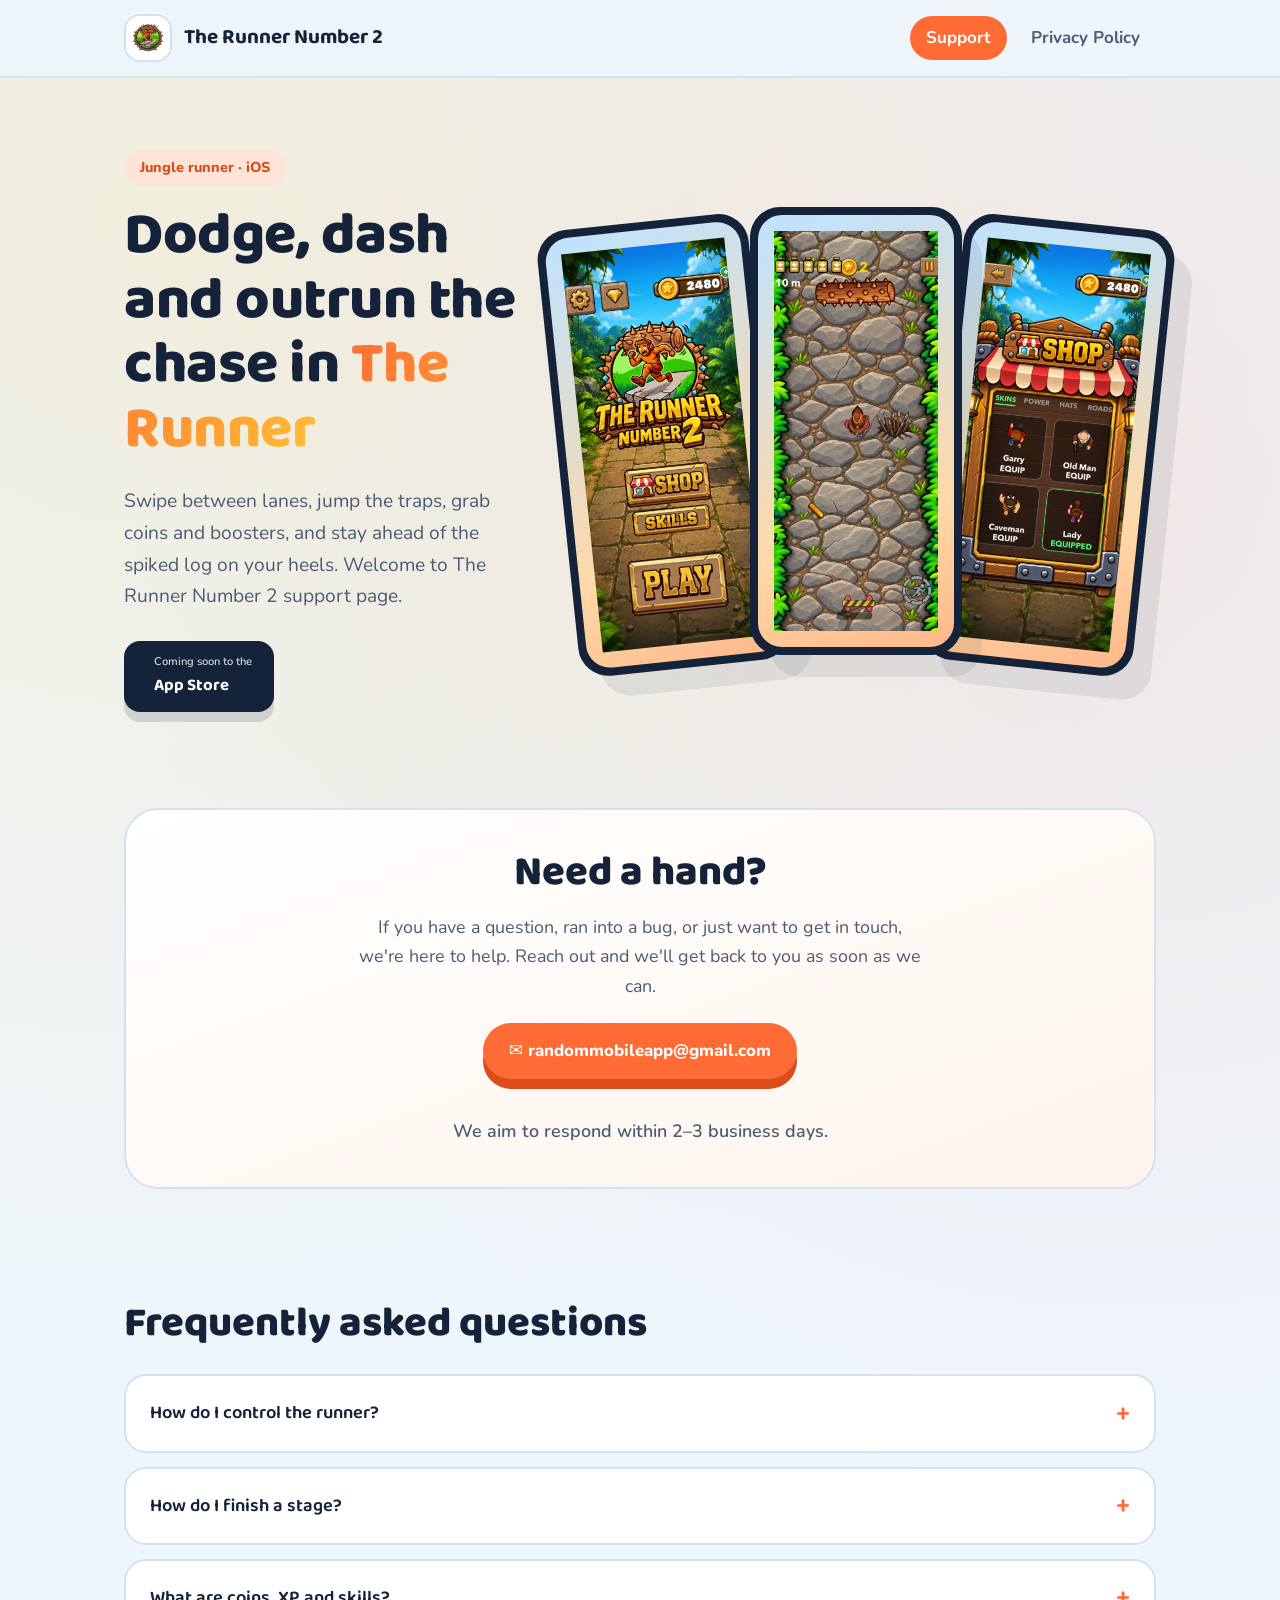
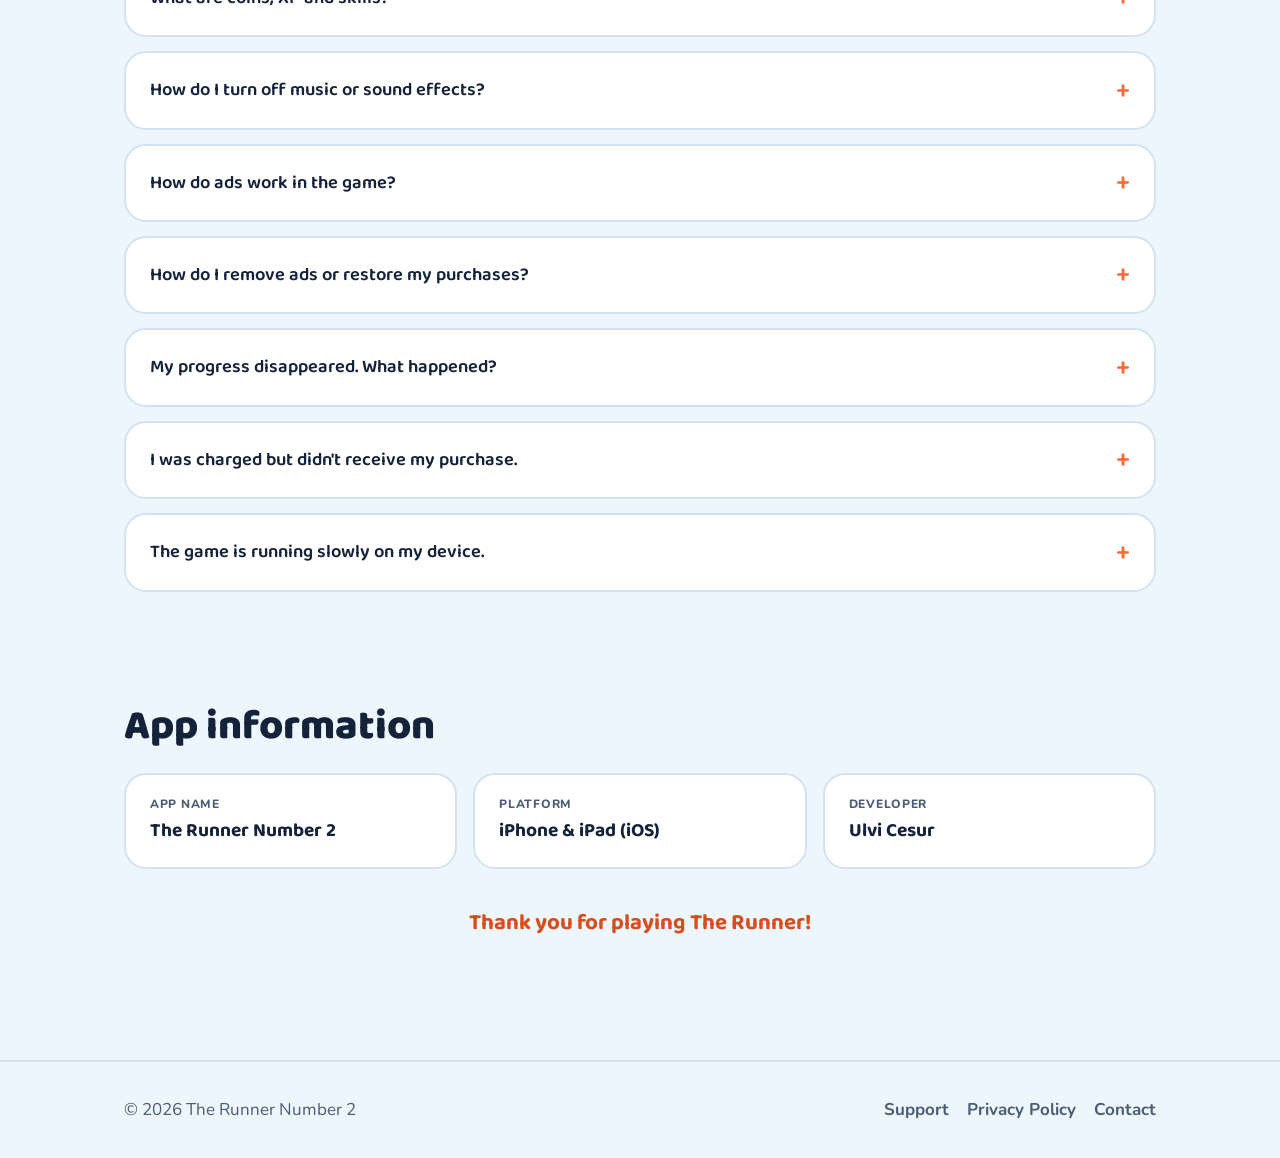
<file: index.html>
<!DOCTYPE html>
<html lang="en">
<head>
  <meta charset="UTF-8" />
  <meta name="viewport" content="width=device-width, initial-scale=1" />
  <title>The Runner Number 2 — Support</title>
  <meta name="description" content="Support and help for The Runner Number 2, a jungle runner game for iOS. Contact us with questions, bug reports, or feedback." />
  <meta name="referrer" content="origin" />
  <!-- Open Graph -->
  <meta property="og:title" content="The Runner Number 2" />
  <meta property="og:type" content="website" />
  <meta property="og:description" content="Support and help for The Runner Number 2." />
  <link rel="icon" type="image/png" sizes="64x64" href="images/favicon.png" />
  <link rel="preconnect" href="https://fonts.googleapis.com" />
  <link rel="preconnect" href="https://fonts.gstatic.com" crossorigin />
  <link href="https://fonts.googleapis.com/css2?family=Baloo+2:wght@500;600;700;800&family=Nunito:wght@400;600;700;800&display=swap" rel="stylesheet" />
  <link rel="stylesheet" href="styles.css" />
</head>
<body>
  <header class="site-header">
    <nav class="nav" aria-label="Primary">
      <a class="brand" href="index.html">
        <span class="logo"><img src="images/logo.png" alt=""></span>
        <span class="name">The Runner Number 2</span>
      </a>
      <div class="nav-links">
        <a href="index.html" class="active">Support</a>
        <a href="privacy-policy.html">Privacy&nbsp;Policy</a>
      </div>
    </nav>
  </header>

  <main>
    <!-- Hero -->
    <section class="hero">
      <div class="wrap hero-grid">
        <div>
          <span class="eyebrow">Jungle runner · iOS</span>
          <h1>Dodge, dash and outrun the chase in <span class="glaze">The Runner</span></h1>
          <p class="lead">Swipe between lanes, jump the traps, grab coins and boosters, and stay ahead of the spiked log on your heels. Welcome to The Runner Number 2 support page.</p>
          <div class="badges">
            <!-- When the app is live, replace this with:
                 <a class="store-badge" href="YOUR_APP_STORE_LINK" aria-label="Download on the App Store"> ... same inner markup ... </a> -->
            <span class="store-badge" role="note" aria-label="Coming soon to the App Store">
              <span class="ico" aria-hidden="true"></span>
              <span><small>Coming soon to the</small><b>App Store</b></span>
            </span>
          </div>
        </div>

        <div class="phones" aria-hidden="true">
          <div class="phone tilt-l">
            <div class="screen"><img src="images/screen-1.jpg" alt="Main menu"></div>
          </div>
          <div class="phone">
            <div class="screen"><img src="images/screen-2.jpg" alt="Gameplay"></div>
          </div>
          <div class="phone tilt-r">
            <div class="screen"><img src="images/screen-3.jpg" alt="Shop"></div>
          </div>
        </div>
      </div>
    </section>

    <!-- Support -->
    <section class="section" id="support">
      <div class="wrap">
        <div class="card support-card">
          <h2>Need a hand?</h2>
          <p>If you have a question, ran into a bug, or just want to get in touch, we're here to help. Reach out and we'll get back to you as soon as we can.</p>
          <a class="contact-pill" href="mailto:randommobileapp@gmail.com?subject=The%20Runner%20Number%202%20Support">✉️ randommobileapp@gmail.com</a>
          <p class="reply-note">We aim to respond within 2–3 business days.</p>
        </div>
      </div>
    </section>

    <!-- FAQ -->
    <section class="section" id="faq">
      <div class="wrap">
        <h2>Frequently asked questions</h2>
        <div class="faq">
          <details class="faq-item">
            <summary>How do I control the runner?</summary>
            <div class="answer">Swipe left or right to change lanes and swipe up to jump over traps. Double-tap the screen (or press the dash button) to dash once you have learned the Dash skill.</div>
          </details>
          <details class="faq-item">
            <summary>How do I finish a stage?</summary>
            <div class="answer">Each stage ends at a finish line. Cross it in the <b>left lane</b> to complete the stage. Arrows on the road and a "Finish left" hint show you the way. The very last finish line of the run can be crossed from any lane.</div>
          </details>
          <details class="faq-item">
            <summary>What are coins, XP and skills?</summary>
            <div class="answer">Coins are collected during a run and spent in the Shop on skins, hats, power-ups and road themes. XP raises your hero level, and every level gives you a tech point to spend in the Skills tree on permanent upgrades. If a run ends in failure you keep 80% of its coins and XP; finishing the stage keeps everything.</div>
          </details>
          <details class="faq-item">
            <summary>How do I turn off music or sound effects?</summary>
            <div class="answer">Tap the gear icon on the main menu to open Settings. You can switch music and sound effects on or off independently.</div>
          </details>
          <details class="faq-item">
            <summary>How do ads work in the game?</summary>
            <div class="answer">You can optionally watch a short video after a game over to continue your run, or to double the coins and XP you earned. An ad may also appear now and then when you start a new run. Ads never interrupt a run in progress.</div>
          </details>
          <details class="faq-item">
            <summary>How do I remove ads or restore my purchases?</summary>
            <div class="answer">Tap the coin counter (the green “+”) on the main menu or in the Shop to open the Store. There you can buy Remove Ads, coin packs and the Starter Bundle. If you reinstalled the app or changed device, tap <b>Restore Purchases</b> on the same screen to get Remove Ads and the Starter Bundle back.</div>
          </details>
          <details class="faq-item">
            <summary>My progress disappeared. What happened?</summary>
            <div class="answer">Your hero level, skills, best distance and unlocked items are saved only on your device, so deleting and reinstalling the app resets them. Your coin balance is kept in the iOS Keychain and usually survives a reinstall, and purchases can be restored from the Store screen.</div>
          </details>
          <details class="faq-item">
            <summary>I was charged but didn't receive my purchase.</summary>
            <div class="answer">First try <b>Restore Purchases</b> in the Store. If that doesn't help, email us with your order details. Payments and refunds are handled by Apple; you can also request a refund at <a href="https://reportaproblem.apple.com" target="_blank" rel="noopener">reportaproblem.apple.com</a>.</div>
          </details>
          <details class="faq-item">
            <summary>The game is running slowly on my device.</summary>
            <div class="answer">Try closing other apps running in the background and restarting the game. If it keeps happening, let us know your device model and iOS version.</div>
          </details>
        </div>
      </div>
    </section>

    <!-- App info -->
    <section class="section" id="app-info">
      <div class="wrap">
        <h2>App information</h2>
        <div class="info-grid">
          <div class="info-item"><small>App name</small><b>The Runner Number 2</b></div>
          <div class="info-item"><small>Platform</small><b>iPhone &amp; iPad (iOS)</b></div>
          <div class="info-item"><small>Developer</small><b>Ulvi Cesur</b></div>
        </div>
        <p class="thanks" style="margin-top:36px">Thank you for playing The Runner!</p>
      </div>
    </section>
  </main>

  <footer class="site-footer">
    <div class="wrap footer-inner">
      <span>© <span id="year">2026</span> The Runner Number 2</span>
      <nav aria-label="Footer">
        <a href="index.html">Support</a>
        <a href="privacy-policy.html">Privacy Policy</a>
        <a href="mailto:randommobileapp@gmail.com">Contact</a>
      </nav>
    </div>
  </footer>

  <script>document.getElementById("year").textContent = new Date().getFullYear();</script>
</body>
</html>
</file>
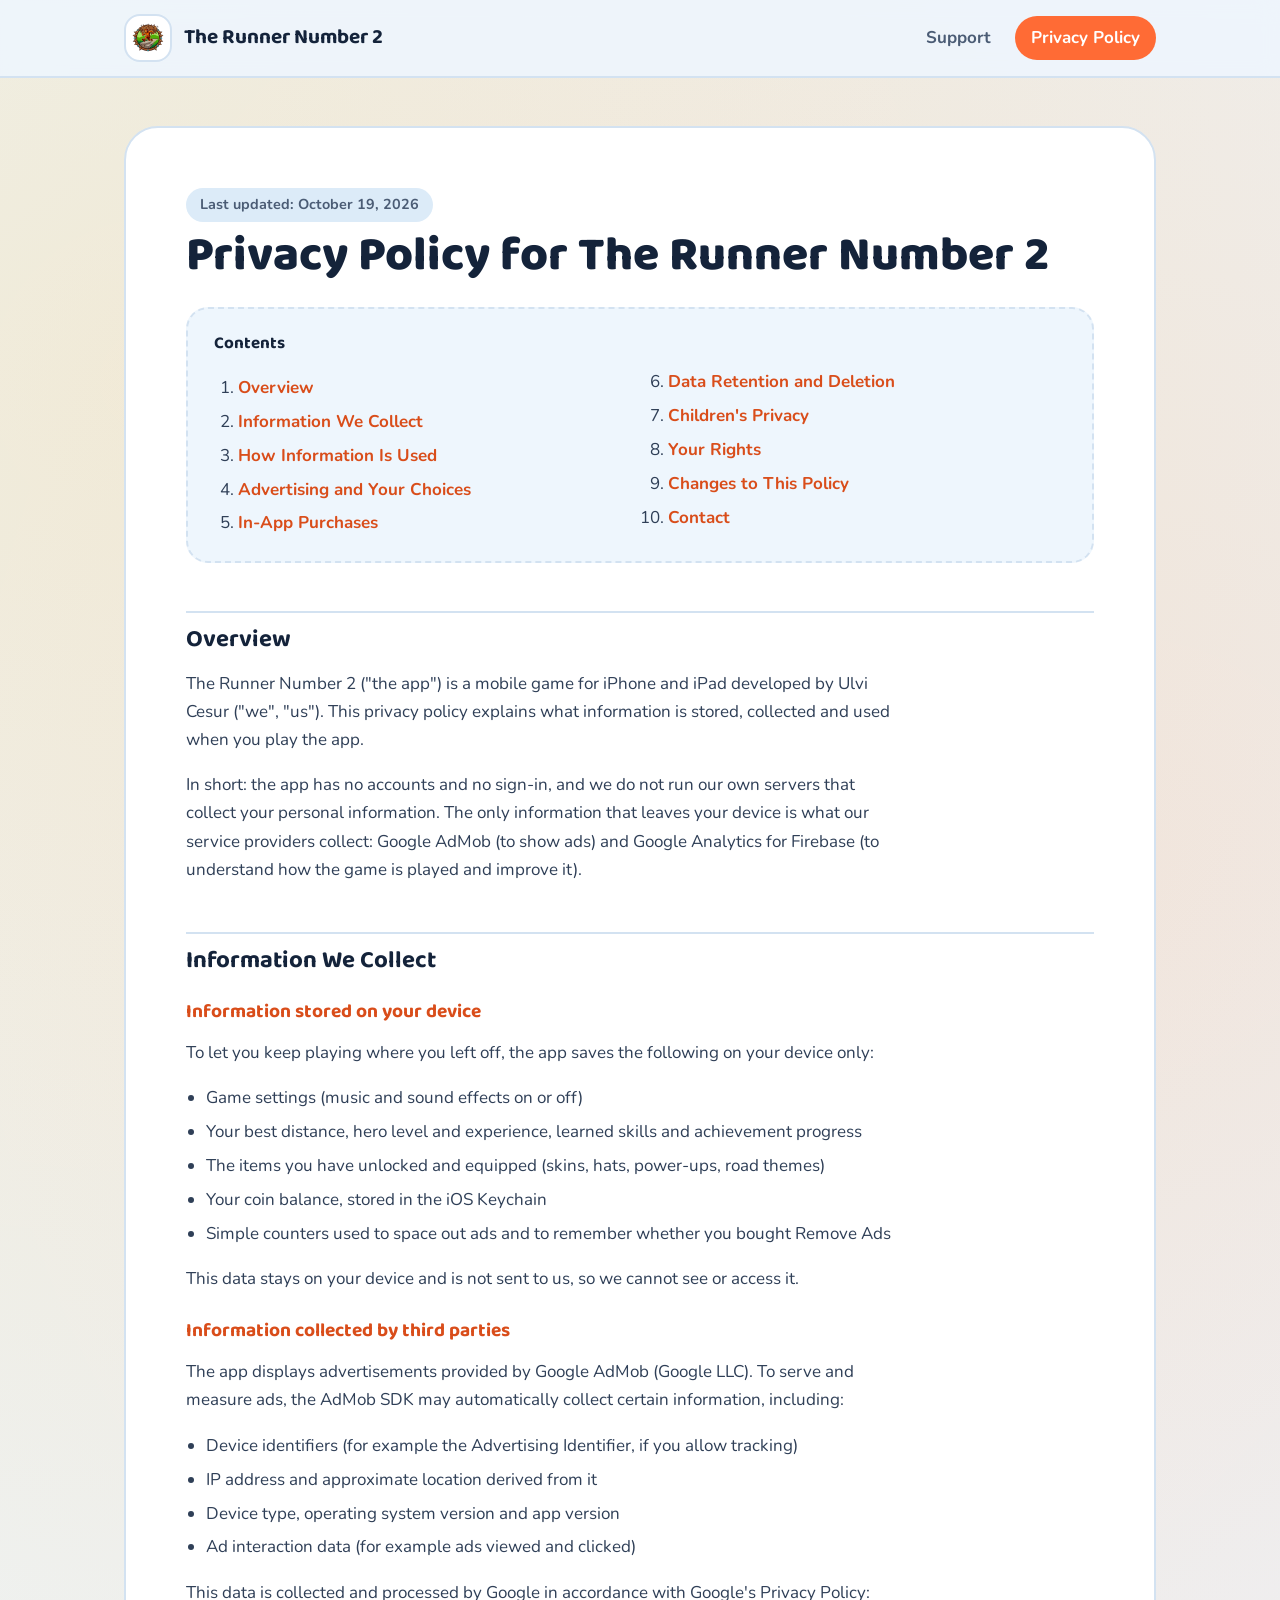
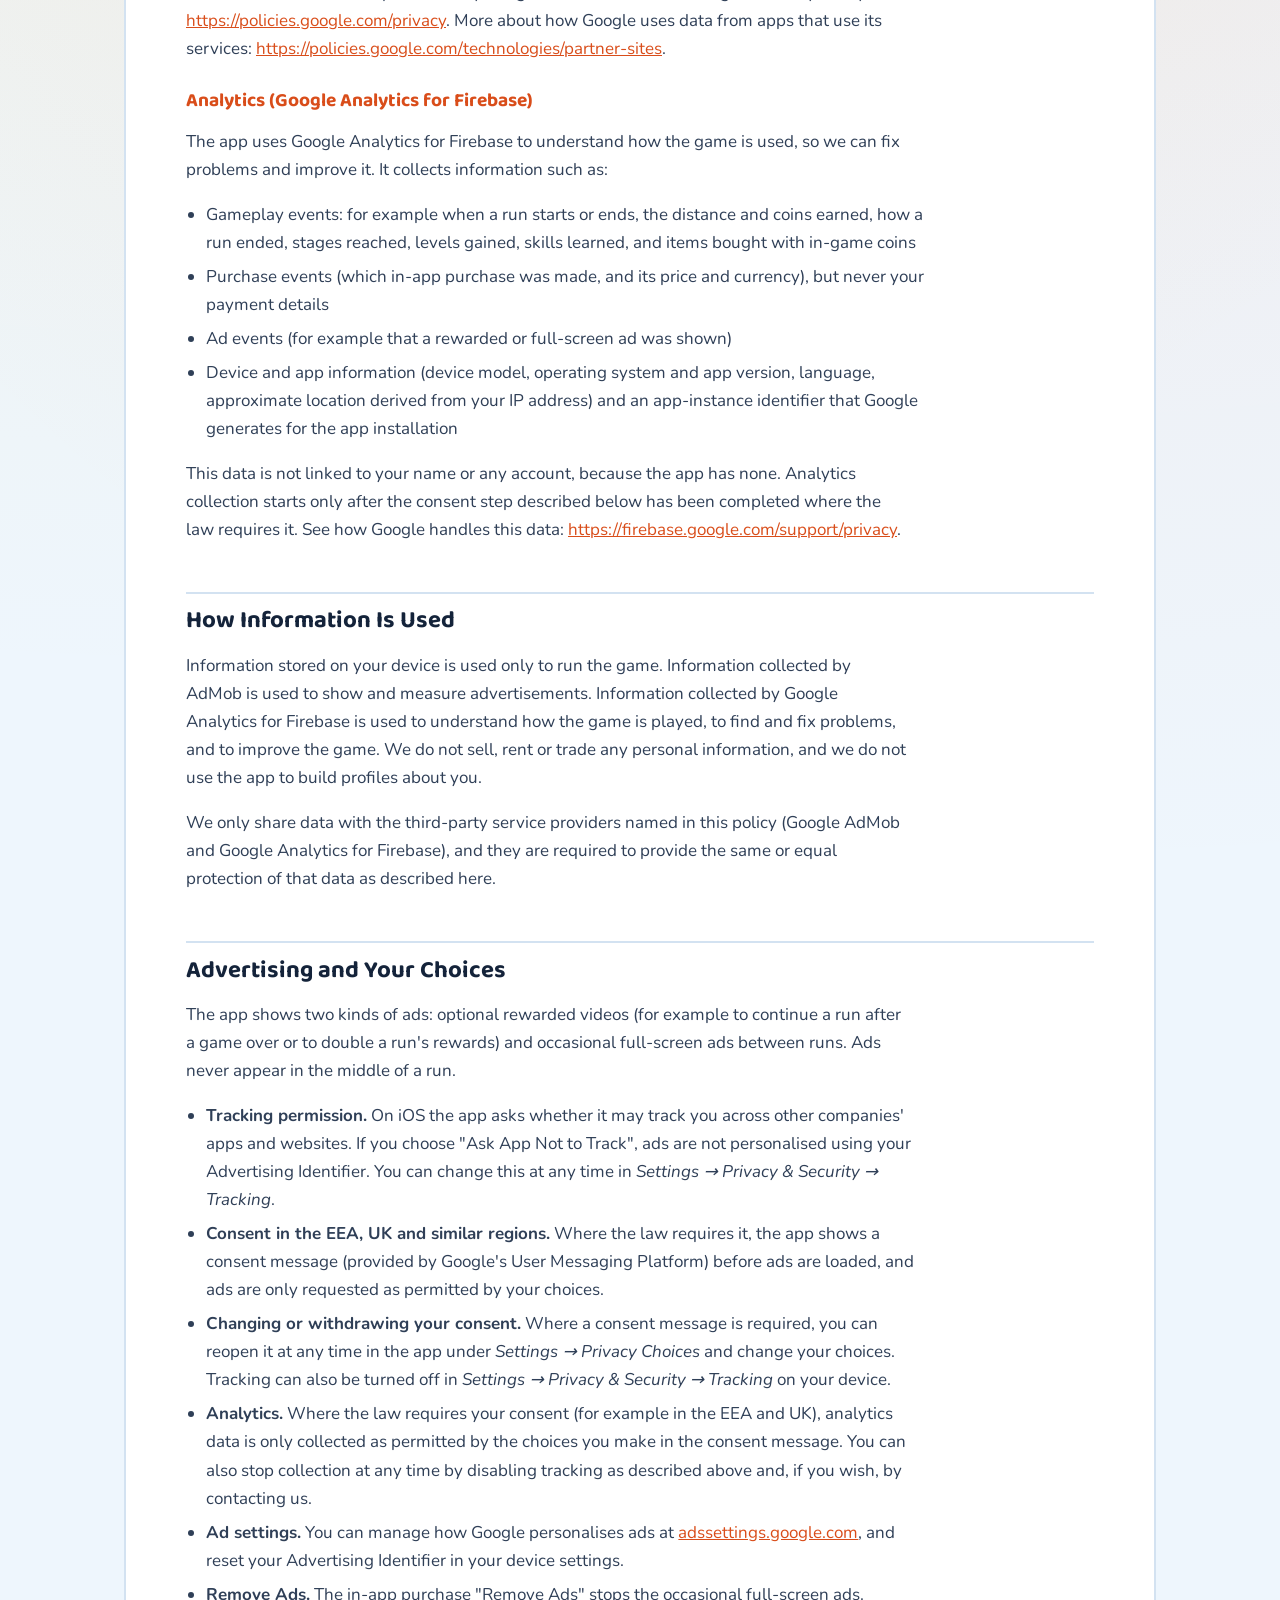
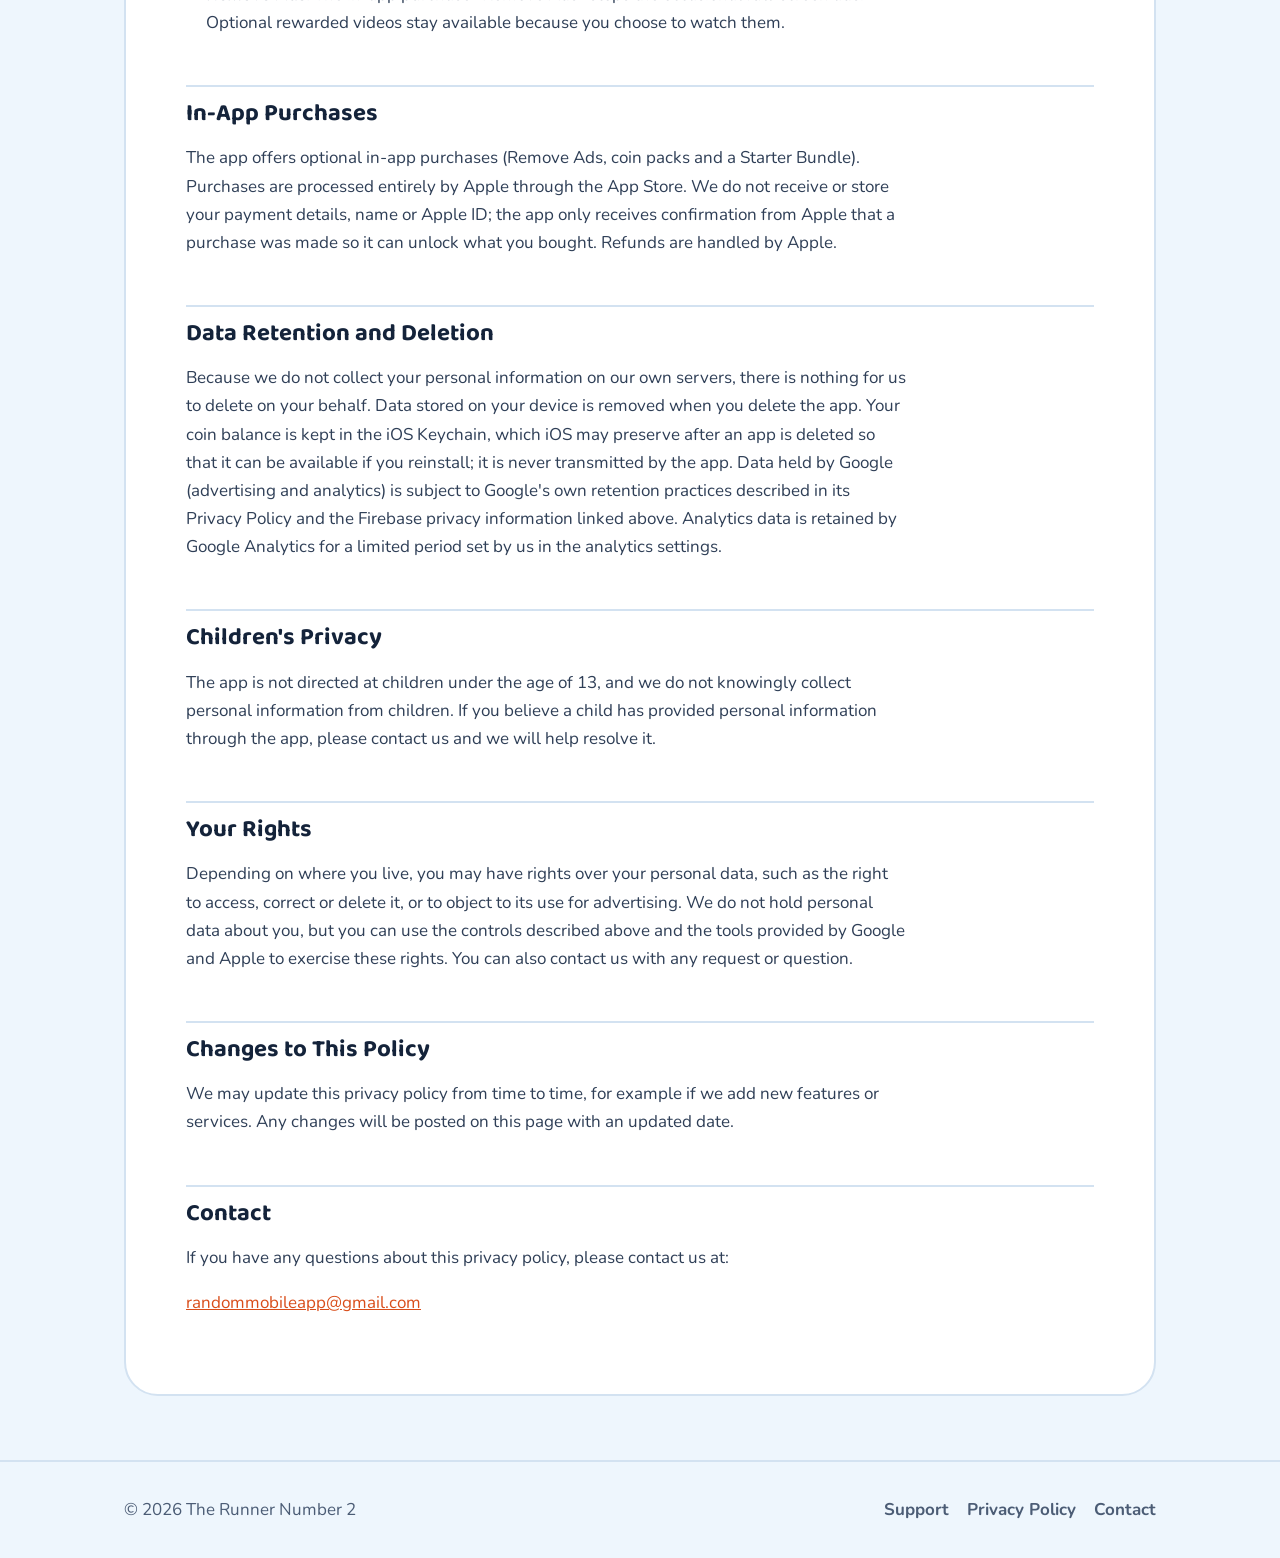
<file: privacy-policy.html>
<!DOCTYPE html>
<html lang="en">
<head>
  <meta charset="UTF-8" />
  <meta name="viewport" content="width=device-width, initial-scale=1" />
  <title>The Runner Number 2 — Privacy Policy</title>
  <meta name="description" content="Privacy Policy for The Runner Number 2, a mobile game for iOS developed by Ulvi Cesur." />
  <meta name="referrer" content="origin" />
  <meta property="og:title" content="The Runner Number 2 - Privacy Policy" />
  <meta property="og:type" content="website" />
  <meta property="og:description" content="Privacy Policy for The Runner Number 2" />
  <link rel="icon" type="image/png" sizes="64x64" href="images/favicon.png" />
  <link rel="preconnect" href="https://fonts.googleapis.com" />
  <link rel="preconnect" href="https://fonts.gstatic.com" crossorigin />
  <link href="https://fonts.googleapis.com/css2?family=Baloo+2:wght@500;600;700;800&family=Nunito:wght@400;600;700;800&display=swap" rel="stylesheet" />
  <link rel="stylesheet" href="styles.css" />
</head>
<body>
  <header class="site-header">
    <nav class="nav" aria-label="Primary">
      <a class="brand" href="index.html">
        <span class="logo"><img src="images/logo.png" alt=""></span>
        <span class="name">The Runner Number 2</span>
      </a>
      <div class="nav-links">
        <a href="index.html">Support</a>
        <a href="privacy-policy.html" class="active">Privacy&nbsp;Policy</a>
      </div>
    </nav>
  </header>

  <main class="doc">
    <div class="wrap">
      <article class="card">
        <span class="updated">Last updated: October 19, 2026</span>
        <h1>Privacy Policy for The Runner Number 2</h1>

        <nav class="toc" aria-label="Contents">
          <strong>Contents</strong>
          <ol>
            <li><a href="#s1">Overview</a></li>
            <li><a href="#s2">Information We Collect</a></li>
            <li><a href="#s3">How Information Is Used</a></li>
            <li><a href="#s4">Advertising and Your Choices</a></li>
            <li><a href="#s5">In-App Purchases</a></li>
            <li><a href="#s6">Data Retention and Deletion</a></li>
            <li><a href="#s7">Children's Privacy</a></li>
            <li><a href="#s8">Your Rights</a></li>
            <li><a href="#s9">Changes to This Policy</a></li>
            <li><a href="#s10">Contact</a></li>
          </ol>
        </nav>

        <h2 id="s1">Overview</h2>
        <p>The Runner Number 2 ("the app") is a mobile game for iPhone and iPad developed by Ulvi Cesur ("we", "us"). This privacy policy explains what information is stored, collected and used when you play the app.</p>
        <p>In short: the app has no accounts and no sign-in, and we do not run our own servers that collect your personal information. The only information that leaves your device is what our service providers collect: Google AdMob (to show ads) and Google Analytics for Firebase (to understand how the game is played and improve it).</p>

        <h2 id="s2">Information We Collect</h2>
        <h3>Information stored on your device</h3>
        <p>To let you keep playing where you left off, the app saves the following on your device only:</p>
        <ul>
          <li>Game settings (music and sound effects on or off)</li>
          <li>Your best distance, hero level and experience, learned skills and achievement progress</li>
          <li>The items you have unlocked and equipped (skins, hats, power-ups, road themes)</li>
          <li>Your coin balance, stored in the iOS Keychain</li>
          <li>Simple counters used to space out ads and to remember whether you bought Remove Ads</li>
        </ul>
        <p>This data stays on your device and is not sent to us, so we cannot see or access it.</p>

        <h3>Information collected by third parties</h3>
        <p>The app displays advertisements provided by Google AdMob (Google LLC). To serve and measure ads, the AdMob SDK may automatically collect certain information, including:</p>
        <ul>
          <li>Device identifiers (for example the Advertising Identifier, if you allow tracking)</li>
          <li>IP address and approximate location derived from it</li>
          <li>Device type, operating system version and app version</li>
          <li>Ad interaction data (for example ads viewed and clicked)</li>
        </ul>
        <p>This data is collected and processed by Google in accordance with Google's Privacy Policy: <a href="https://policies.google.com/privacy" target="_blank" rel="noopener">https://policies.google.com/privacy</a>. More about how Google uses data from apps that use its services: <a href="https://policies.google.com/technologies/partner-sites" target="_blank" rel="noopener">https://policies.google.com/technologies/partner-sites</a>.</p>

        <h3>Analytics (Google Analytics for Firebase)</h3>
        <p>The app uses Google Analytics for Firebase to understand how the game is used, so we can fix problems and improve it. It collects information such as:</p>
        <ul>
          <li>Gameplay events: for example when a run starts or ends, the distance and coins earned, how a run ended, stages reached, levels gained, skills learned, and items bought with in-game coins</li>
          <li>Purchase events (which in-app purchase was made, and its price and currency), but never your payment details</li>
          <li>Ad events (for example that a rewarded or full-screen ad was shown)</li>
          <li>Device and app information (device model, operating system and app version, language, approximate location derived from your IP address) and an app-instance identifier that Google generates for the app installation</li>
        </ul>
        <p>This data is not linked to your name or any account, because the app has none. Analytics collection starts only after the consent step described below has been completed where the law requires it. See how Google handles this data: <a href="https://firebase.google.com/support/privacy" target="_blank" rel="noopener">https://firebase.google.com/support/privacy</a>.</p>

        <h2 id="s3">How Information Is Used</h2>
        <p>Information stored on your device is used only to run the game. Information collected by AdMob is used to show and measure advertisements. Information collected by Google Analytics for Firebase is used to understand how the game is played, to find and fix problems, and to improve the game. We do not sell, rent or trade any personal information, and we do not use the app to build profiles about you.</p>
        <p>We only share data with the third-party service providers named in this policy (Google AdMob and Google Analytics for Firebase), and they are required to provide the same or equal protection of that data as described here.</p>

        <h2 id="s4">Advertising and Your Choices</h2>
        <p>The app shows two kinds of ads: optional rewarded videos (for example to continue a run after a game over or to double a run's rewards) and occasional full-screen ads between runs. Ads never appear in the middle of a run.</p>
        <ul>
          <li><b>Tracking permission.</b> On iOS the app asks whether it may track you across other companies' apps and websites. If you choose "Ask App Not to Track", ads are not personalised using your Advertising Identifier. You can change this at any time in <i>Settings → Privacy &amp; Security → Tracking</i>.</li>
          <li><b>Consent in the EEA, UK and similar regions.</b> Where the law requires it, the app shows a consent message (provided by Google's User Messaging Platform) before ads are loaded, and ads are only requested as permitted by your choices.</li>
          <li><b>Changing or withdrawing your consent.</b> Where a consent message is required, you can reopen it at any time in the app under <i>Settings → Privacy Choices</i> and change your choices. Tracking can also be turned off in <i>Settings → Privacy &amp; Security → Tracking</i> on your device.</li>
          <li><b>Analytics.</b> Where the law requires your consent (for example in the EEA and UK), analytics data is only collected as permitted by the choices you make in the consent message. You can also stop collection at any time by disabling tracking as described above and, if you wish, by contacting us.</li>
          <li><b>Ad settings.</b> You can manage how Google personalises ads at <a href="https://adssettings.google.com" target="_blank" rel="noopener">adssettings.google.com</a>, and reset your Advertising Identifier in your device settings.</li>
          <li><b>Remove Ads.</b> The in-app purchase "Remove Ads" stops the occasional full-screen ads. Optional rewarded videos stay available because you choose to watch them.</li>
        </ul>

        <h2 id="s5">In-App Purchases</h2>
        <p>The app offers optional in-app purchases (Remove Ads, coin packs and a Starter Bundle). Purchases are processed entirely by Apple through the App Store. We do not receive or store your payment details, name or Apple ID; the app only receives confirmation from Apple that a purchase was made so it can unlock what you bought. Refunds are handled by Apple.</p>

        <h2 id="s6">Data Retention and Deletion</h2>
        <p>Because we do not collect your personal information on our own servers, there is nothing for us to delete on your behalf. Data stored on your device is removed when you delete the app. Your coin balance is kept in the iOS Keychain, which iOS may preserve after an app is deleted so that it can be available if you reinstall; it is never transmitted by the app. Data held by Google (advertising and analytics) is subject to Google's own retention practices described in its Privacy Policy and the Firebase privacy information linked above. Analytics data is retained by Google Analytics for a limited period set by us in the analytics settings.</p>

        <h2 id="s7">Children's Privacy</h2>
        <p>The app is not directed at children under the age of 13, and we do not knowingly collect personal information from children. If you believe a child has provided personal information through the app, please contact us and we will help resolve it.</p>

        <h2 id="s8">Your Rights</h2>
        <p>Depending on where you live, you may have rights over your personal data, such as the right to access, correct or delete it, or to object to its use for advertising. We do not hold personal data about you, but you can use the controls described above and the tools provided by Google and Apple to exercise these rights. You can also contact us with any request or question.</p>

        <h2 id="s9">Changes to This Policy</h2>
        <p>We may update this privacy policy from time to time, for example if we add new features or services. Any changes will be posted on this page with an updated date.</p>

        <h2 id="s10">Contact</h2>
        <p>If you have any questions about this privacy policy, please contact us at:</p>
        <p><a href="mailto:randommobileapp@gmail.com">randommobileapp@gmail.com</a></p>
      </article>
    </div>
  </main>

  <footer class="site-footer">
    <div class="wrap footer-inner">
      <span>© <span id="year">2026</span> The Runner Number 2</span>
      <nav aria-label="Footer">
        <a href="index.html">Support</a>
        <a href="privacy-policy.html">Privacy Policy</a>
        <a href="mailto:randommobileapp@gmail.com">Contact</a>
      </nav>
    </div>
  </footer>

  <script>document.getElementById("year").textContent = new Date().getFullYear();</script>
</body>
</html>
</file>
<file: styles.css>
/* ============================================================
   The Runner Number 2 — shared styles
   Sporty theme: sky blue, sunrise orange, track red
   ============================================================ */

:root {
  --sky: #eef6fd;
  --sky-deep: #dcebf8;
  --card: #ffffff;
  --accent: #ff6b35;
  --accent-deep: #d94d1a;
  --sun: #ffc233;
  --navy: #14233a;
  --navy-soft: #4b5c75;
  --tint: #ffe3d6;
  --line: #d3e2f1;
  --shadow: 20px 22px 0 rgba(20, 35, 58, 0.08);
  --radius-lg: 34px;
  --radius-md: 22px;
  --maxw: 1080px;
  --font-display: "Baloo 2", system-ui, sans-serif;
  --font-body: "Nunito", system-ui, sans-serif;
}

* { box-sizing: border-box; }
html { scroll-behavior: smooth; }

body {
  margin: 0;
  font-family: var(--font-body);
  color: var(--navy);
  background-color: var(--sky);
  background-image:
    radial-gradient(circle at 12% 8%, rgba(255, 194, 51, 0.16), transparent 42%),
    radial-gradient(circle at 88% 18%, rgba(255, 107, 53, 0.10), transparent 40%);
  line-height: 1.65;
  font-size: 17px;
  -webkit-font-smoothing: antialiased;
}

h1, h2, h3 {
  font-family: var(--font-display);
  color: var(--navy);
  line-height: 1.1;
  margin: 0 0 0.4em;
}

a { color: var(--accent-deep); }

.wrap { max-width: var(--maxw); margin: 0 auto; padding: 0 24px; }

/* -------- Header / nav -------- */
.site-header {
  position: sticky;
  top: 0;
  z-index: 50;
  background: rgba(238, 246, 253, 0.9);
  backdrop-filter: blur(10px);
  border-bottom: 2px solid var(--line);
}
.nav {
  display: flex;
  align-items: center;
  justify-content: space-between;
  gap: 16px;
  padding: 14px 24px;
  max-width: var(--maxw);
  margin: 0 auto;
}
.brand {
  display: inline-flex;
  align-items: center;
  gap: 12px;
  text-decoration: none;
  color: var(--navy);
  font-family: var(--font-display);
  font-weight: 700;
  font-size: 1.3rem;
}
.logo {
  flex: 0 0 auto;
  width: 48px; height: 48px; border-radius: 16px;
  display: grid; place-items: center; font-size: 28px;
  background: var(--card); border: 2px solid var(--line);
  overflow: hidden;
}
.logo img { width: 100%; height: 100%; object-fit: contain; display: block; padding: 6px; }
.nav-links { display: flex; gap: 8px; align-items: center; }
.nav-links a {
  text-decoration: none;
  color: var(--navy-soft);
  font-weight: 700;
  padding: 8px 16px;
  border-radius: 999px;
  transition: background 0.15s, color 0.15s;
}
.nav-links a:hover { background: var(--tint); color: var(--accent-deep); }
.nav-links a.active { background: var(--accent); color: #fff; }

/* -------- Hero -------- */
.hero { padding: 72px 0 40px; }
.hero-grid {
  display: grid;
  grid-template-columns: 0.8fr 1.2fr;
  gap: 32px;
  align-items: center;
}
.eyebrow {
  display: inline-block;
  background: var(--tint);
  color: var(--accent-deep);
  font-weight: 800;
  padding: 6px 16px;
  border-radius: 999px;
  font-size: 0.9rem;
  margin-bottom: 18px;
}
.hero h1 {
  font-size: clamp(2.3rem, 4.6vw, 3.7rem);
  font-weight: 800;
  letter-spacing: -0.5px;
}
.hero h1 .glaze {
  background: linear-gradient(120deg, var(--accent), var(--sun));
  -webkit-background-clip: text;
  background-clip: text;
  color: transparent;
}
.hero p.lead {
  font-size: 1.2rem;
  color: var(--navy-soft);
  max-width: 46ch;
  margin: 10px 0 28px;
}
.badges { display: flex; flex-wrap: wrap; gap: 14px; }
.store-badge {
  display: inline-flex;
  align-items: center;
  gap: 12px;
  background: var(--navy);
  color: #fff;
  text-decoration: none;
  padding: 12px 22px 12px 18px;
  border-radius: 16px;
  font-weight: 700;
  box-shadow: 0 10px 0 rgba(20, 35, 58, 0.15);
  transition: transform 0.12s, box-shadow 0.12s;
}
.store-badge:hover { transform: translateY(3px); box-shadow: 0 7px 0 rgba(20, 35, 58, 0.15); }
.store-badge small { display: block; font-size: 0.7rem; font-weight: 600; opacity: 0.8; }
.store-badge b { font-family: var(--font-display); font-size: 1.05rem; }
.store-badge .ico { font-size: 1.6rem; }

/* Phone mockups (they shrink with the column so the headline keeps its room) */
.hero-grid > * { min-width: 0; }
.phones { position: relative; display: flex; justify-content: center; align-items: center; }
.phone + .phone { margin-left: -18px; }   /* overlap a little so the phones can be bigger */
.phone {
  flex: 1 1 0;
  max-width: 240px;
  width: auto;
  aspect-ratio: 9 / 19;
  background: var(--navy);
  border-radius: 30px;
  padding: 8px;
  box-shadow: var(--shadow);
}
.phone .screen {
  width: 100%;
  height: 100%;
  border-radius: 24px;
  overflow: hidden;
  background: linear-gradient(160deg, #bfe3ff, #ffd9a8 70%, #ffb88a);
  display: grid;
  place-items: center;
  text-align: center;
  color: var(--navy);
  padding: 16px;
}
.phone .screen img { width: 100%; height: 100%; object-fit: cover; }
.phone .screen .ph-emoji { font-size: 2.4rem; margin-bottom: 8px; }
.phone .screen .ph-note { font-size: 0.78rem; font-weight: 700; color: var(--navy-soft); }
.phone:nth-child(2) { position: relative; z-index: 2; }   /* gameplay stays in front */
.phone.tilt-l { transform: rotate(-6deg) translateY(14px); }
.phone.tilt-r { transform: rotate(6deg) translateY(14px); }

/* -------- Sections -------- */
.section { padding: 56px 0; }
.section h2 { font-size: clamp(1.9rem, 4vw, 2.6rem); font-weight: 800; }

.card {
  background: var(--card);
  border: 2px solid var(--line);
  border-radius: var(--radius-lg);
  padding: 40px;
}

.support-card {
  background: linear-gradient(160deg, var(--card), #fff4ec);
  text-align: center;
}
.support-card p { font-size: 1.12rem; color: var(--navy-soft); max-width: 52ch; margin: 0 auto 22px; }
.contact-pill {
  display: inline-flex;
  align-items: center;
  gap: 10px;
  background: var(--accent);
  color: #fff;
  text-decoration: none;
  font-weight: 800;
  padding: 14px 26px;
  border-radius: 999px;
  font-size: 1.05rem;
  box-shadow: 0 10px 0 var(--accent-deep);
  transition: transform 0.12s, box-shadow 0.12s;
}
.contact-pill:hover { transform: translateY(3px); box-shadow: 0 7px 0 var(--accent-deep); }
.support-card .reply-note { margin-top: 38px; margin-bottom: 0; color: var(--navy-soft); font-weight: 600; }

/* App info */
.info-grid {
  display: grid;
  grid-template-columns: repeat(3, 1fr);
  gap: 16px;
  margin-top: 24px;
}
.info-item {
  background: var(--card);
  border: 2px solid var(--line);
  border-radius: var(--radius-md);
  padding: 20px 24px;
}
.info-item small {
  display: block;
  color: var(--navy-soft);
  font-weight: 800;
  text-transform: uppercase;
  letter-spacing: 0.06em;
  font-size: 0.75rem;
}
.info-item b { font-family: var(--font-display); font-size: 1.2rem; }

/* FAQ */
.faq { display: grid; gap: 14px; margin-top: 28px; }
details.faq-item {
  background: var(--card);
  border: 2px solid var(--line);
  border-radius: var(--radius-md);
  padding: 4px 24px;
  transition: border-color 0.15s;
}
details.faq-item[open] { border-color: var(--accent); }
details.faq-item summary {
  list-style: none;
  cursor: pointer;
  font-family: var(--font-display);
  font-weight: 600;
  font-size: 1.15rem;
  padding: 18px 0;
  display: flex;
  justify-content: space-between;
  align-items: center;
  gap: 16px;
}
details.faq-item summary::-webkit-details-marker { display: none; }
details.faq-item summary::after {
  content: "+";
  font-size: 1.6rem;
  color: var(--accent);
  transition: transform 0.2s;
  line-height: 1;
}
details.faq-item[open] summary::after { transform: rotate(45deg); }
details.faq-item .answer { padding: 0 0 20px; color: var(--navy-soft); }

.thanks { text-align: center; font-family: var(--font-display); font-size: 1.4rem; font-weight: 700; color: var(--accent-deep); }

/* -------- Privacy policy document -------- */
.doc { padding: 48px 0 24px; }
.doc .card { padding: clamp(28px, 5vw, 60px); }
.doc h1 { font-size: clamp(2rem, 5vw, 3rem); font-weight: 800; }
.doc .updated {
  display: inline-block;
  background: var(--sky-deep);
  color: var(--navy-soft);
  font-weight: 700;
  padding: 5px 14px;
  border-radius: 999px;
  font-size: 0.9rem;
  margin-bottom: 8px;
}
.doc h2 {
  font-size: 1.5rem;
  font-weight: 700;
  margin-top: 2em;
  padding-top: 0.6em;
  border-top: 2px solid var(--line);
}
.doc h3 { font-size: 1.2rem; font-weight: 700; margin-top: 1.4em; color: var(--accent-deep); }
.doc p, .doc li { color: #2f3f57; max-width: 72ch; }
.doc ul { padding-left: 1.2em; }
.doc li { margin: 0.35em 0; }
.doc a { word-break: break-word; }
.toc {
  background: var(--sky);
  border: 2px dashed var(--line);
  border-radius: var(--radius-md);
  padding: 20px 26px;
  margin: 24px 0 8px;
}
.toc strong { font-family: var(--font-display); }
.toc ol { margin: 10px 0 0; padding-left: 1.4em; columns: 2; column-gap: 32px; }
.toc a { text-decoration: none; font-weight: 700; }
.toc a:hover { text-decoration: underline; }

/* -------- Footer -------- */
.site-footer {
  border-top: 2px solid var(--line);
  margin-top: 40px;
  padding: 34px 0;
  color: var(--navy-soft);
}
.footer-inner {
  display: flex;
  flex-wrap: wrap;
  justify-content: space-between;
  align-items: center;
  gap: 16px;
}
.footer-inner nav { display: flex; gap: 18px; }
.footer-inner a { color: var(--navy-soft); text-decoration: none; font-weight: 700; }
.footer-inner a:hover { color: var(--accent-deep); }

/* -------- Responsive -------- */
@media (max-width: 820px) {
  .hero-grid { grid-template-columns: 1fr; gap: 32px; }
  .phones { order: -1; }
  .phone { max-width: 190px; }
  .nav-links a { padding: 8px 12px; }
  .toc ol { columns: 1; }
  .info-grid { grid-template-columns: 1fr; }
}
@media (max-width: 480px) {
  body { font-size: 16px; }
  .brand span.name { display: none; }
  .phone.tilt-l, .phone.tilt-r { transform: none; }
  .phones { flex-wrap: wrap; }
  .card { padding: 28px 20px; }
  .contact-pill {
    max-width: 100%;
    font-size: 0.95rem;
    padding: 14px 20px;
    word-break: break-word;
    text-align: center;
  }
}

@media (prefers-reduced-motion: reduce) {
  * { scroll-behavior: auto; transition: none !important; }
}

:focus-visible { outline: 3px solid var(--sun); outline-offset: 3px; border-radius: 6px; }
</file>
